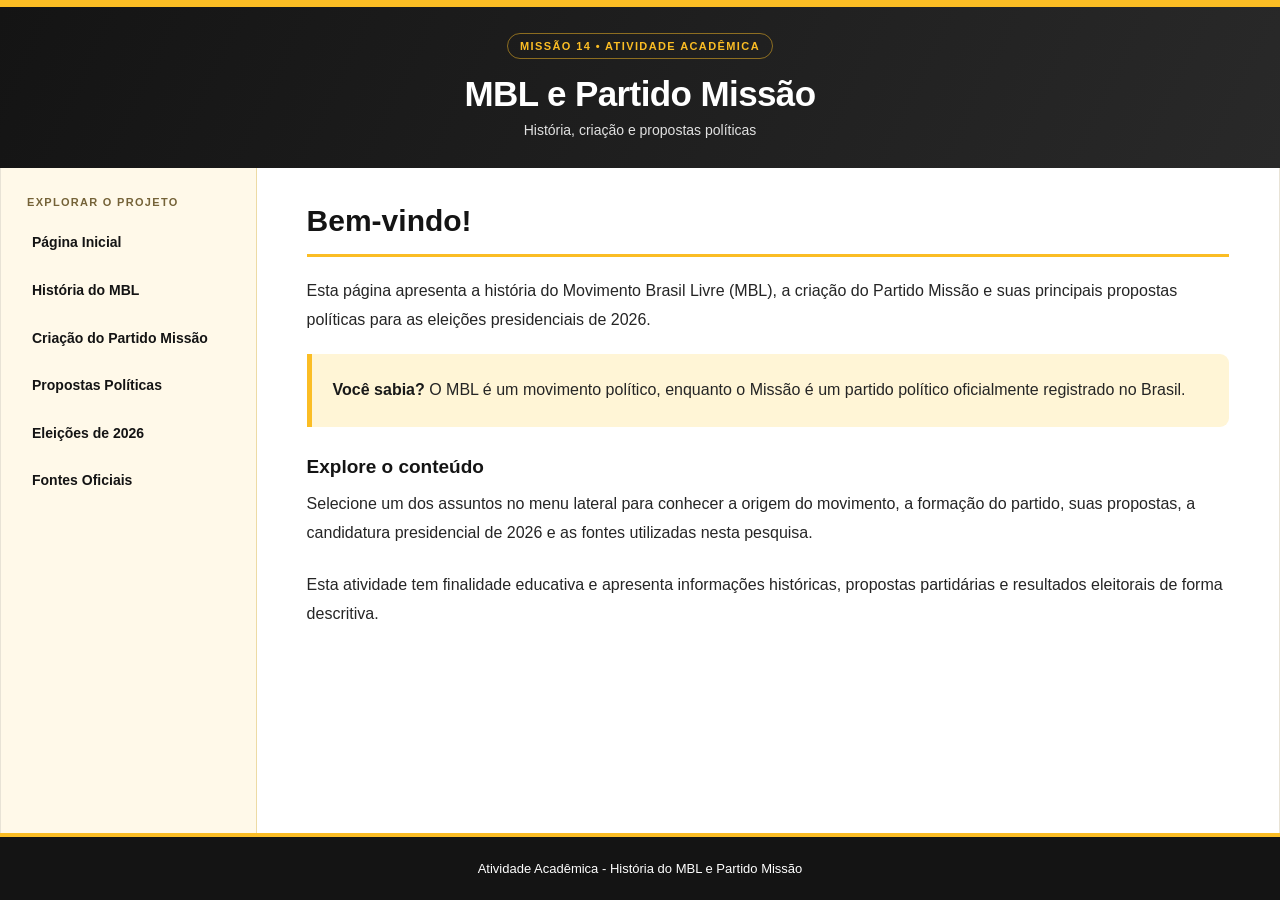
<file: html/index.html>
<!DOCTYPE html>
<html lang="pt-br">
<head>
    <meta charset="UTF-8">
    <meta name="viewport" content="width=device-width, initial-scale=1.0">
    <meta name="description" content="Atividade acadêmica sobre o MBL e o Partido Missão.">
    <title>MBL e Partido Missão - Página Inicial</title>
    <link rel="stylesheet" href="../css/style.css">
</head>
<body>
    <!-- Identidade visual do Partido Missão; CSS externo no arquivo ../css/style.css. -->
    <header id="header">
        <h1>MBL e Partido Missão</h1>
        <p>História, criação e propostas políticas</p>
    </header>
    <div id="container">
        <!-- Menu presente em cada página: cada link abre um arquivo HTML. -->
        <nav id="menu" aria-label="Menu principal">
            <ul>
                <li><a href="index.html">Página Inicial</a></li>
                <li><a href="pagina1.html">História do MBL</a></li>
                <li><a href="pagina2.html">Criação do Partido Missão</a></li>
                <li><a href="pagina3.html">Propostas Políticas</a></li>
                <li><a href="pagina4.html">Eleições de 2026</a></li>
                <li><a href="pagina5.html">Fontes Oficiais</a></li>
            
            </ul>
        
        </nav>
        
        <main id="main">
            <h2>Bem-vindo!</h2>
            <p>Esta página apresenta a história do Movimento Brasil Livre (MBL),
               a criação do Partido Missão e suas principais propostas políticas
               para as eleições presidenciais de 2026.</p>
            <div class="destaque">
                <p><strong>Você sabia?</strong> O MBL é um movimento político,
                   enquanto o Missão é um partido político oficialmente registrado no Brasil.</p>
            </div>
            <h3>Explore o conteúdo</h3>
            <p>Selecione um dos assuntos no menu lateral para conhecer a origem
               do movimento, a formação do partido, suas propostas, a candidatura
               presidencial de 2026 e as fontes utilizadas nesta pesquisa.</p>
            <p>Esta atividade tem finalidade educativa e apresenta informações históricas,
               propostas partidárias e resultados eleitorais de forma descritiva.</p>
        </main>
    </div>
    <footer id="footer"><p>Atividade Acadêmica - História do MBL e Partido Missão</p></footer>
</body>
</html>
</file>
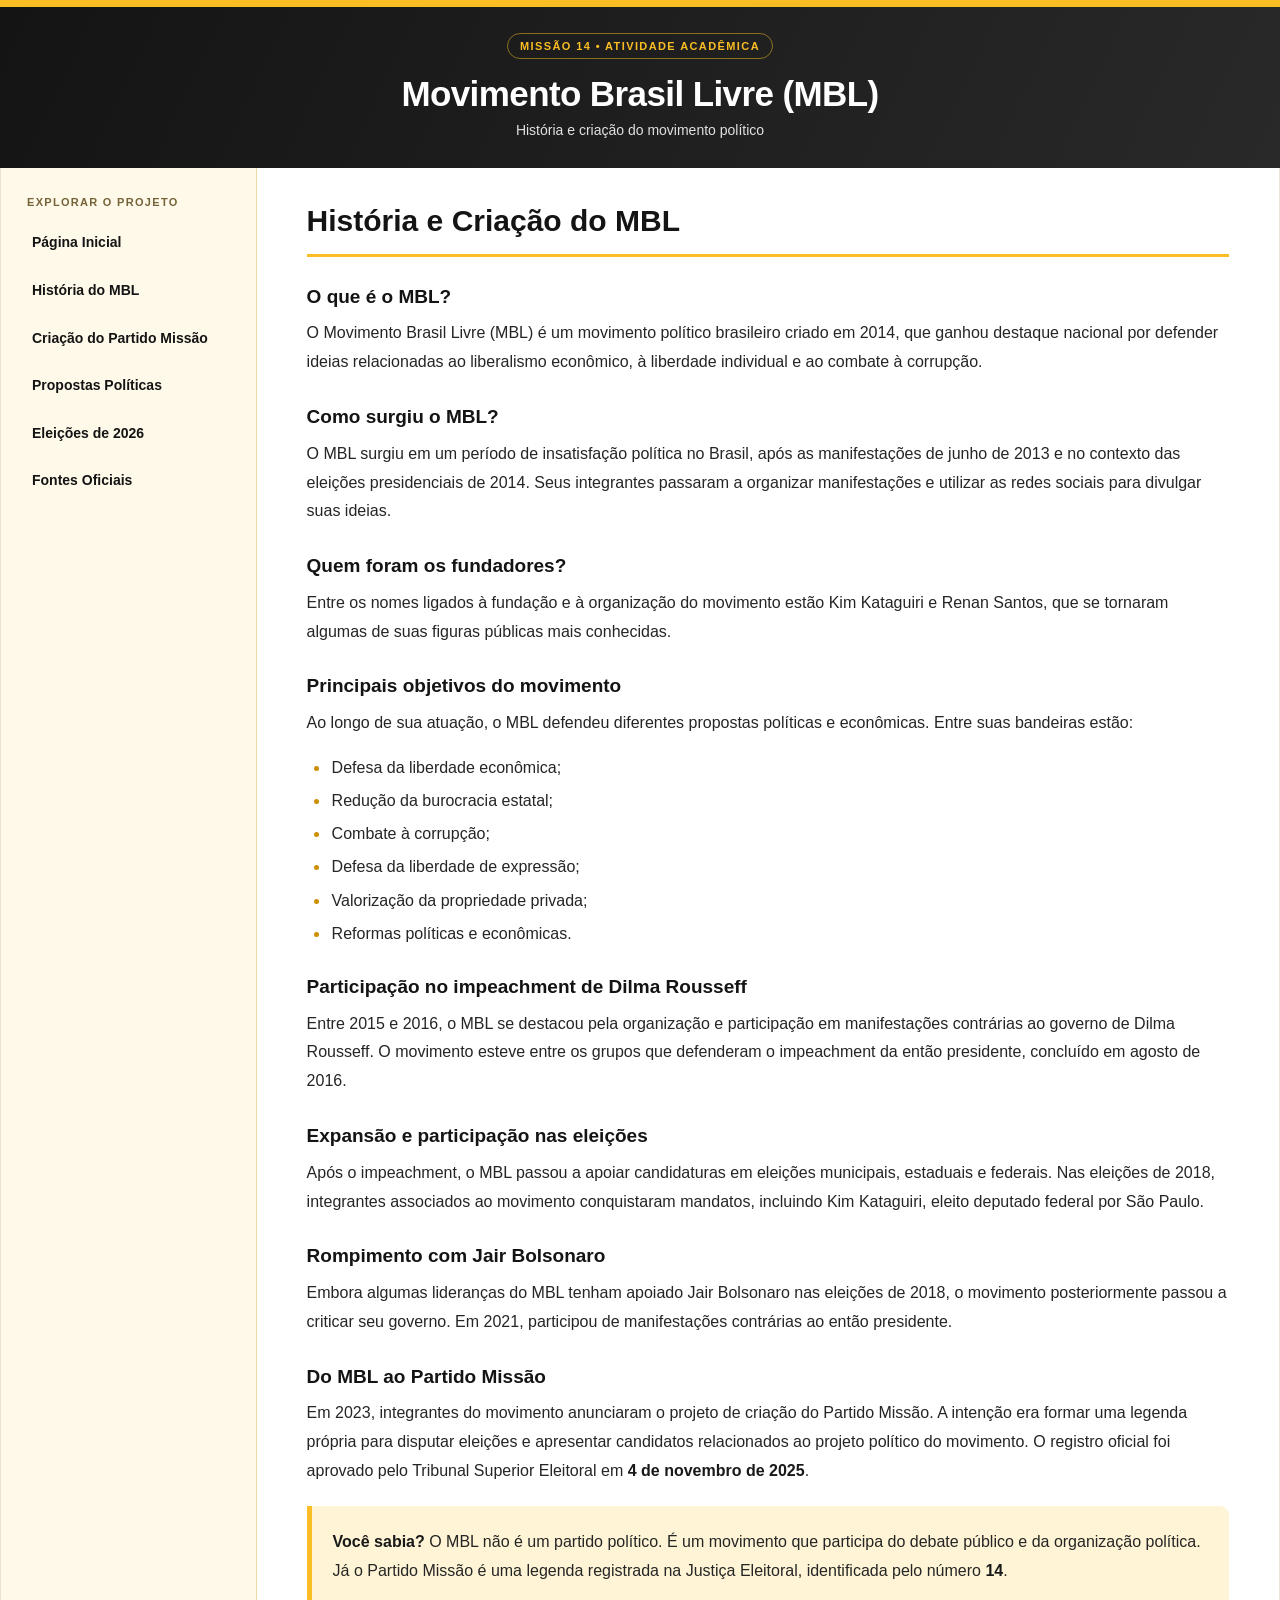
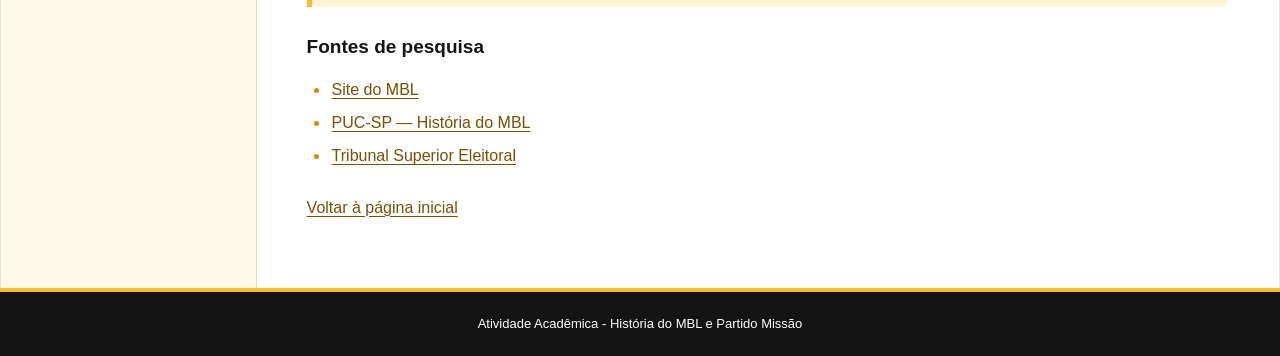
<file: html/pagina1.html>
<!DOCTYPE html>
<html lang="pt-br">
<head>
    <meta charset="UTF-8">
    <meta name="viewport" content="width=device-width, initial-scale=1.0">
    <meta name="description" content="História do Movimento Brasil Livre, fundação e atuação na política brasileira.">
    <title>História e Criação do MBL</title>
    <link rel="stylesheet" href="../css/style.css">
</head>
<body>
    <header id="header">
        <h1>Movimento Brasil Livre (MBL)</h1>
        <p>História e criação do movimento político</p>
    </header>
    <div id="container">
        <nav id="menu" aria-label="Menu principal">
            <ul>
                <li><a href="index.html">Página Inicial</a></li>
                <li><a href="pagina1.html">História do MBL</a></li>
                <li><a href="pagina2.html">Criação do Partido Missão</a></li>
                <li><a href="pagina3.html">Propostas Políticas</a></li>
                <li><a href="pagina4.html">Eleições de 2026</a></li>
                <li><a href="pagina5.html">Fontes Oficiais</a></li>
           
            </ul>
        
        </nav>
        <main id="main">
            <h2>História e Criação do MBL</h2>
            <h3>O que é o MBL?</h3>
            <p>O Movimento Brasil Livre (MBL) é um movimento político brasileiro
               criado em 2014, que ganhou destaque nacional por defender ideias
               relacionadas ao liberalismo econômico, à liberdade individual
               e ao combate à corrupção.</p>
            <h3>Como surgiu o MBL?</h3>
            <p>O MBL surgiu em um período de insatisfação política no Brasil,
               após as manifestações de junho de 2013 e no contexto das eleições
               presidenciais de 2014. Seus integrantes passaram a organizar
               manifestações e utilizar as redes sociais para divulgar suas ideias.</p>
            <h3>Quem foram os fundadores?</h3>
            <p>Entre os nomes ligados à fundação e à organização do movimento estão
               Kim Kataguiri e Renan Santos, que se tornaram algumas de suas
               figuras públicas mais conhecidas.</p>
            <h3>Principais objetivos do movimento</h3>
            <p>Ao longo de sua atuação, o MBL defendeu diferentes propostas
               políticas e econômicas. Entre suas bandeiras estão:</p>
            <ul>
                <li>Defesa da liberdade econômica;</li>
                <li>Redução da burocracia estatal;</li>
                <li>Combate à corrupção;</li>
                <li>Defesa da liberdade de expressão;</li>
                <li>Valorização da propriedade privada;</li>
                <li>Reformas políticas e econômicas.</li>
            </ul>
            <h3>Participação no impeachment de Dilma Rousseff</h3>
            <p>Entre 2015 e 2016, o MBL se destacou pela organização e participação
               em manifestações contrárias ao governo de Dilma Rousseff.
               O movimento esteve entre os grupos que defenderam o impeachment
               da então presidente, concluído em agosto de 2016.</p>
            <h3>Expansão e participação nas eleições</h3>
            <p>Após o impeachment, o MBL passou a apoiar candidaturas em eleições
               municipais, estaduais e federais. Nas eleições de 2018, integrantes
               associados ao movimento conquistaram mandatos, incluindo
               Kim Kataguiri, eleito deputado federal por São Paulo.</p>
            <h3>Rompimento com Jair Bolsonaro</h3>
            <p>Embora algumas lideranças do MBL tenham apoiado Jair Bolsonaro
               nas eleições de 2018, o movimento posteriormente passou a
               criticar seu governo. Em 2021, participou de manifestações
               contrárias ao então presidente.</p>
            <h3>Do MBL ao Partido Missão</h3>
            <p>Em 2023, integrantes do movimento anunciaram o projeto de criação
               do Partido Missão. A intenção era formar uma legenda própria para
               disputar eleições e apresentar candidatos relacionados ao projeto político
               do movimento. O registro oficial foi aprovado pelo Tribunal Superior
               Eleitoral em <strong>4 de novembro de 2025</strong>.</p>
            <div class="destaque">
                <p><strong>Você sabia?</strong> O MBL não é um partido político.
                   É um movimento que participa do debate público e da organização política.
                   Já o Partido Missão é uma legenda registrada na Justiça Eleitoral,
                   identificada pelo número <strong>14</strong>.</p>
            </div>
            <h3>Fontes de pesquisa</h3>
            <ul>
                <li><a href="https://mbl.org.br/" target="_blank" rel="noopener noreferrer">Site do MBL</a></li>
                <li><a href="https://neamp.pucsp.br/organizacoes/movimento-brasil-livre-mbl" target="_blank" rel="noopener noreferrer">PUC-SP — História do MBL</a></li>
                <li><a href="https://www.tse.jus.br/" target="_blank" rel="noopener noreferrer">Tribunal Superior Eleitoral</a></li>
            </ul>
            <p><a href="index.html">Voltar à página inicial</a></p>
        </main>
    </div>
    <footer id="footer"><p>Atividade Acadêmica - História do MBL e Partido Missão</p></footer>
</body>
</html>
</file>
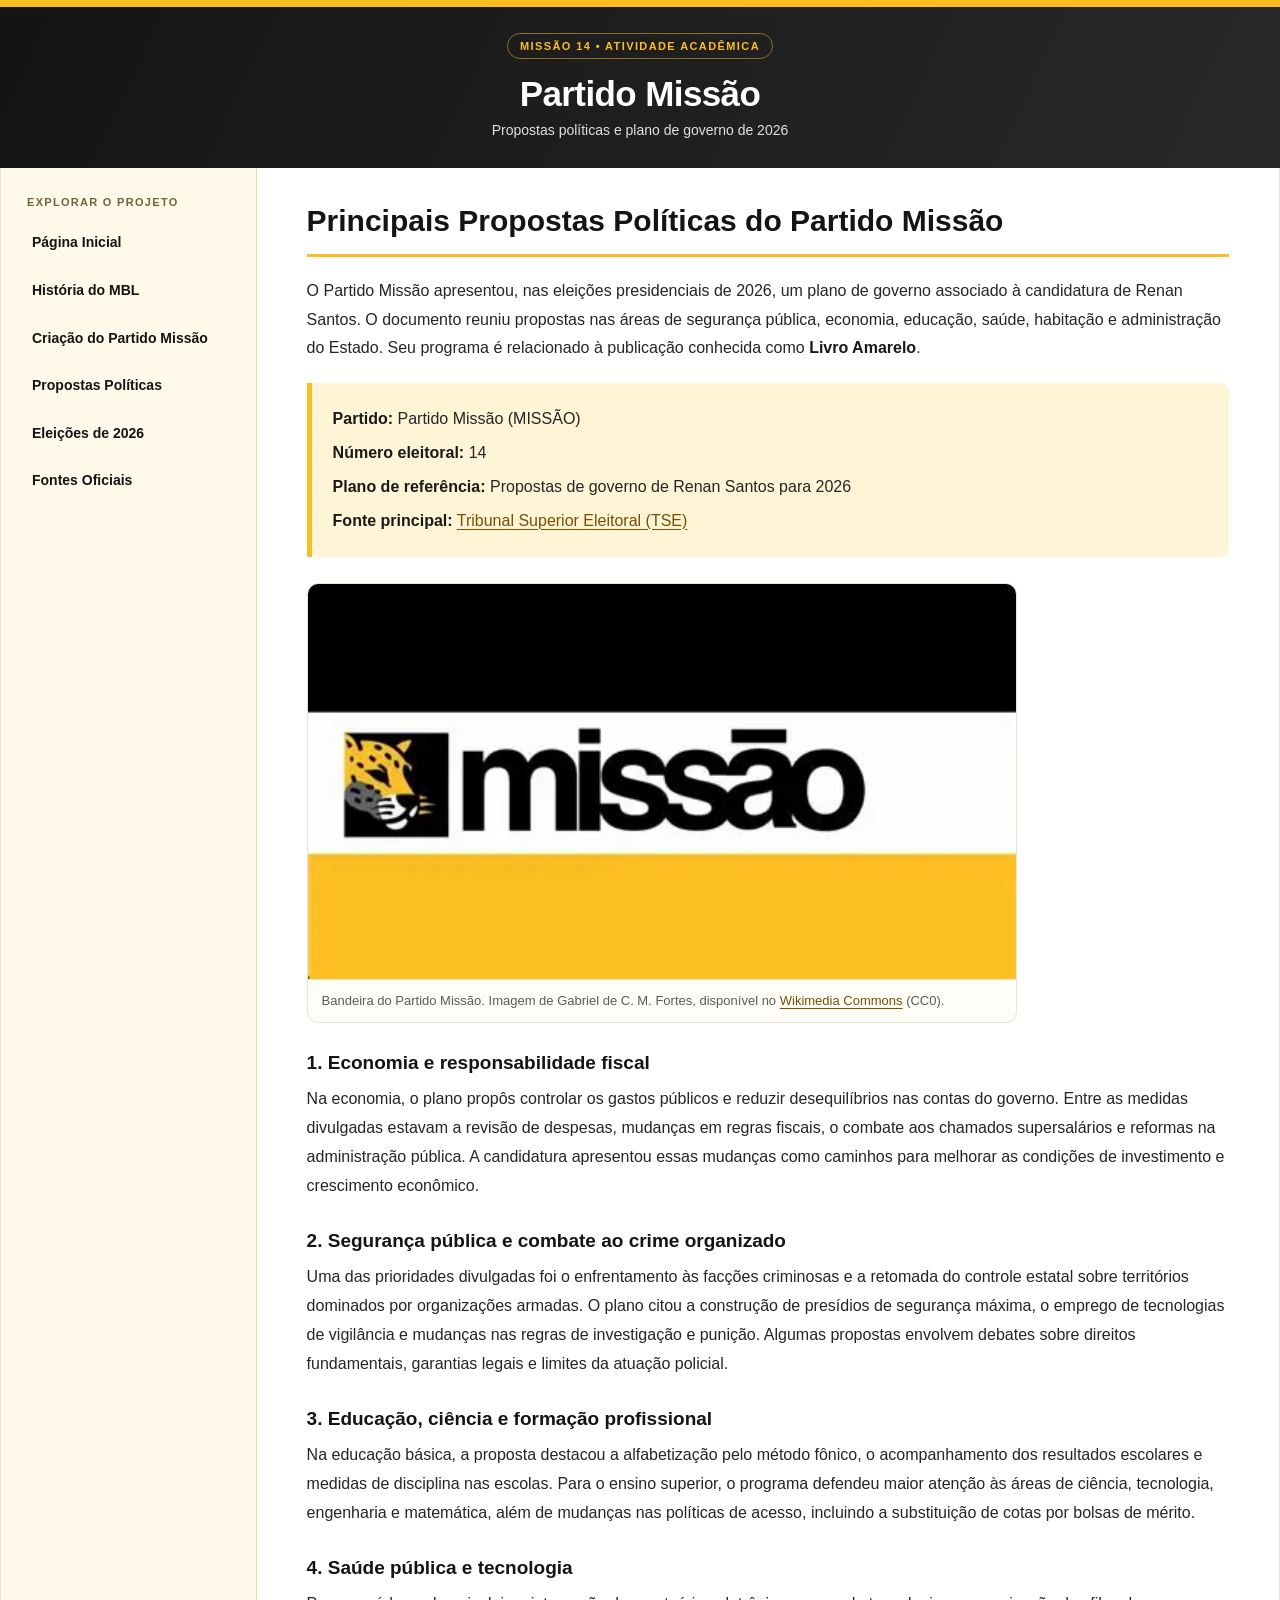
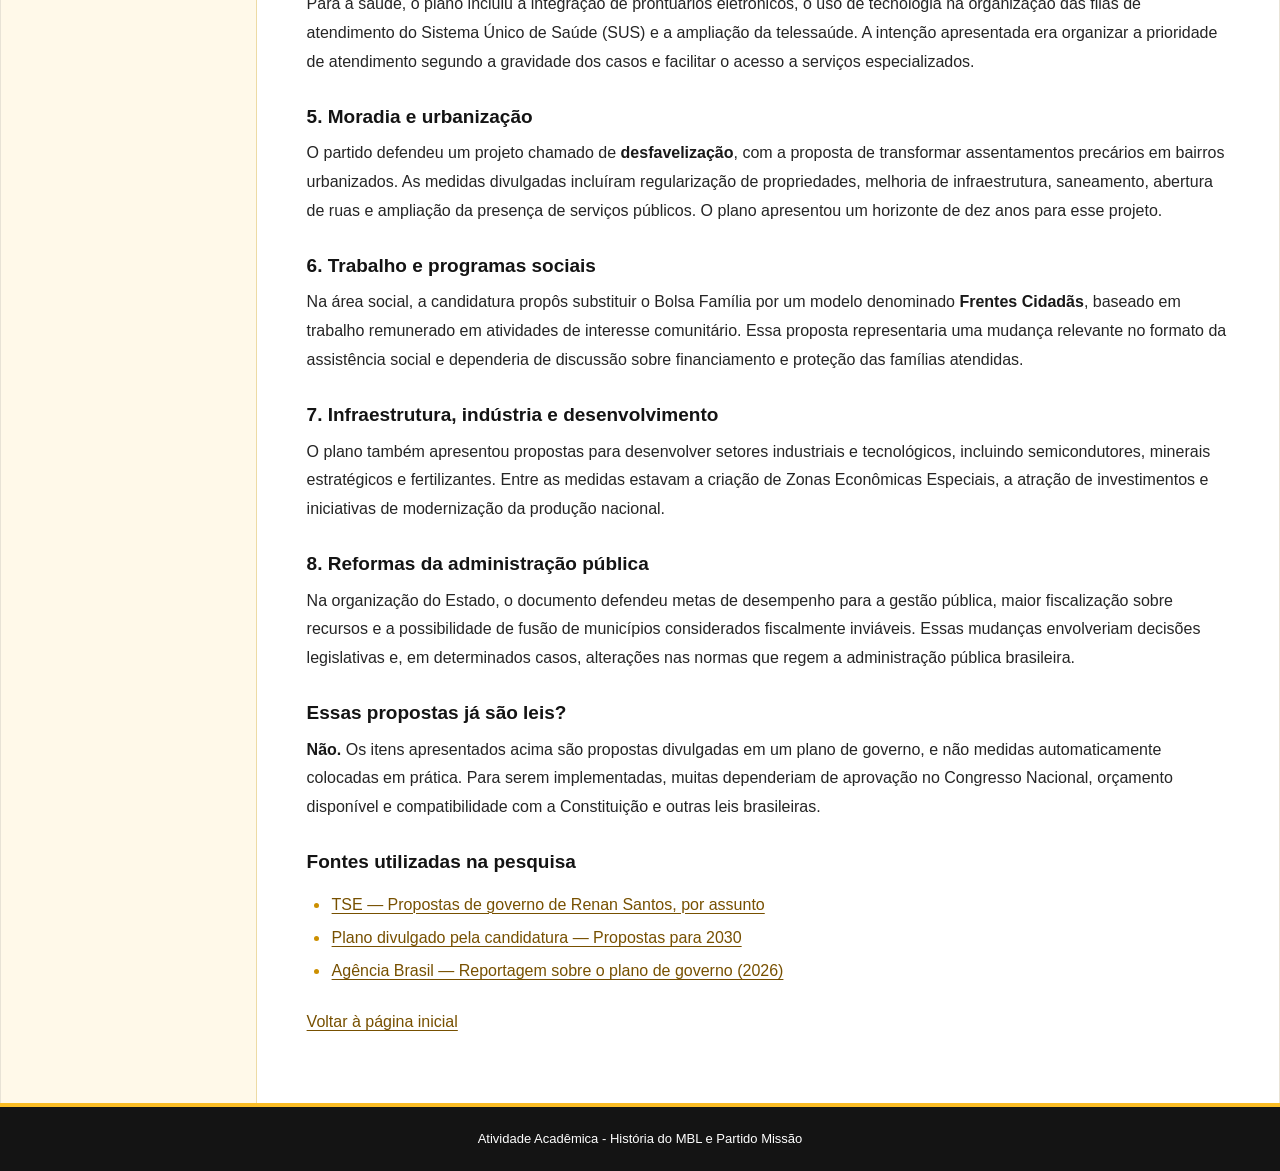
<file: html/pagina3.html>
<!DOCTYPE html>
<html lang="pt-br">
<head>
    <meta charset="utf-8"/>
    <meta content="width=device-width, initial-scale=1.0" name="viewport"/>
    <meta content="Resumo informativo das propostas políticas apresentadas pelo Partido Missão na eleição presidencial de 2026." name="description"/>
    <title>Propostas Políticas - Partido Missão</title>
    <link rel="stylesheet" href="../css/style.css">
</head>
<body>
<!-- Cabeçalho da terceira página -->
<div id="header">
<h1>Partido Missão</h1>
<p>Propostas políticas e plano de governo de 2026</p>
</div>
<div id="container">
<!-- Mesmo menu presente nas outras páginas do trabalho -->
<nav aria-label="Menu principal" id="menu">
<ul>
<li><a href="index.html">Página Inicial</a></li>
<li><a href="pagina1.html">História do MBL</a></li>
<li><a href="pagina2.html">Criação do Partido Missão</a></li>
<li><a href="pagina3.html">Propostas Políticas</a></li>
<li><a href="pagina4.html">Eleições de 2026</a></li>
<li><a href="pagina5.html">Fontes Oficiais</a></li>
    
</ul>

</nav>
<!-- Texto informativo sobre as propostas registradas em 2026 -->
<div id="main">
<h2>Principais Propostas Políticas do Partido Missão</h2>
<p>
                O Partido Missão apresentou, nas eleições presidenciais de 2026,
                um plano de governo associado à candidatura de Renan Santos.
                O documento reuniu propostas nas áreas de segurança pública,
                economia, educação, saúde, habitação e administração do Estado.
                Seu programa é relacionado à publicação conhecida como
                <strong>Livro Amarelo</strong>.
            </p>
<div class="destaque">
<p><strong>Partido:</strong> Partido Missão (MISSÃO)</p>
<p><strong>Número eleitoral:</strong> 14</p>
<p><strong>Plano de referência:</strong> Propostas de governo de Renan Santos para 2026</p>
<p><strong>Fonte principal:</strong>
<a href="https://www.tse.jus.br/eleicoes/eleicoes-2026-content/propostas-de-governo-dos-candidatos-ao-cargo-de-presidente-da-republica-eleicoes-2026/renan-santos-propostas-de-governo" rel="noopener noreferrer" target="_blank">Tribunal Superior Eleitoral (TSE)</a>
</p>
</div>
<!-- Imagem da bandeira, também utilizada na página 2 -->
<figure>
<img alt="Bandeira do Partido Missão com as cores preto, branco e amarelo e uma onça-pintada" loading="lazy" src="../img/Bandeira Partido Missão.webp"/>
<figcaption>
                    Bandeira do Partido Missão. Imagem de Gabriel de C. M. Fortes,
                    disponível no <a href="https://commons.wikimedia.org/wiki/File:Bandeira_Partido_Miss%C3%A3o.jpg" rel="noopener noreferrer" target="_blank">Wikimedia Commons</a> (CC0).
                </figcaption>
</figure>
<h3>1. Economia e responsabilidade fiscal</h3>
<p>
                Na economia, o plano propôs controlar os gastos públicos e reduzir
                desequilíbrios nas contas do governo. Entre as medidas divulgadas
                estavam a revisão de despesas, mudanças em regras fiscais, o
                combate aos chamados supersalários e reformas na administração
                pública. A candidatura apresentou essas mudanças como caminhos
                para melhorar as condições de investimento e crescimento econômico.
            </p>
<h3>2. Segurança pública e combate ao crime organizado</h3>
<p>
                Uma das prioridades divulgadas foi o enfrentamento às facções
                criminosas e a retomada do controle estatal sobre territórios
                dominados por organizações armadas. O plano citou a construção
                de presídios de segurança máxima, o emprego de tecnologias de
                vigilância e mudanças nas regras de investigação e punição.
                Algumas propostas envolvem debates sobre direitos fundamentais,
                garantias legais e limites da atuação policial.
            </p>
<h3>3. Educação, ciência e formação profissional</h3>
<p>
                Na educação básica, a proposta destacou a alfabetização pelo
                método fônico, o acompanhamento dos resultados escolares e
                medidas de disciplina nas escolas. Para o ensino superior,
                o programa defendeu maior atenção às áreas de ciência, tecnologia,
                engenharia e matemática, além de mudanças nas políticas de
                acesso, incluindo a substituição de cotas por bolsas de mérito.
            </p>
<h3>4. Saúde pública e tecnologia</h3>
<p>
                Para a saúde, o plano incluiu a integração de prontuários
                eletrônicos, o uso de tecnologia na organização das filas
                de atendimento do Sistema Único de Saúde (SUS) e a ampliação
                da telessaúde. A intenção apresentada era organizar a prioridade
                de atendimento segundo a gravidade dos casos e facilitar
                o acesso a serviços especializados.
            </p>
<h3>5. Moradia e urbanização</h3>
<p>
                O partido defendeu um projeto chamado de <strong>desfavelização</strong>,
                com a proposta de transformar assentamentos precários em bairros
                urbanizados. As medidas divulgadas incluíram regularização
                de propriedades, melhoria de infraestrutura, saneamento,
                abertura de ruas e ampliação da presença de serviços públicos.
                O plano apresentou um horizonte de dez anos para esse projeto.
            </p>
<h3>6. Trabalho e programas sociais</h3>
<p>
                Na área social, a candidatura propôs substituir o Bolsa Família
                por um modelo denominado <strong>Frentes Cidadãs</strong>,
                baseado em trabalho remunerado em atividades de interesse
                comunitário. Essa proposta representaria uma mudança relevante
                no formato da assistência social e dependeria de discussão
                sobre financiamento e proteção das famílias atendidas.
            </p>
<h3>7. Infraestrutura, indústria e desenvolvimento</h3>
<p>
                O plano também apresentou propostas para desenvolver setores
                industriais e tecnológicos, incluindo semicondutores,
                minerais estratégicos e fertilizantes. Entre as medidas estavam
                a criação de Zonas Econômicas Especiais, a atração de investimentos
                e iniciativas de modernização da produção nacional.
            </p>
<h3>8. Reformas da administração pública</h3>
<p>
                Na organização do Estado, o documento defendeu metas de
                desempenho para a gestão pública, maior fiscalização sobre
                recursos e a possibilidade de fusão de municípios considerados
                fiscalmente inviáveis. Essas mudanças envolveriam decisões
                legislativas e, em determinados casos, alterações nas normas
                que regem a administração pública brasileira.
            </p>
<h3>Essas propostas já são leis?</h3>
<p>
<strong>Não.</strong> Os itens apresentados acima são propostas
                divulgadas em um plano de governo, e não medidas automaticamente
                colocadas em prática. Para serem implementadas, muitas dependeriam
                de aprovação no Congresso Nacional, orçamento disponível e
                compatibilidade com a Constituição e outras leis brasileiras.
            </p>
<h3>Fontes utilizadas na pesquisa</h3>
<ul>
<li>
<a href="https://www.tse.jus.br/eleicoes/eleicoes-2026-content/propostas-de-governo-dos-candidatos-ao-cargo-de-presidente-da-republica-eleicoes-2026/renan-santos-propostas-de-governo" rel="noopener noreferrer" target="_blank">
                        TSE — Propostas de governo de Renan Santos, por assunto
                    </a>
</li>
<li>
<a href="https://www.renanpresidente.com.br/propostas" rel="noopener noreferrer" target="_blank">
                        Plano divulgado pela candidatura — Propostas para 2030
                    </a>
</li>
<li>
<a href="https://agenciabrasil.ebc.com.br/radioagencia-nacional/geral/audio/2026-08/plano-de-renan-santos-prioriza-seguranca-e-corte-de-gastos" rel="noopener noreferrer" target="_blank">
                        Agência Brasil — Reportagem sobre o plano de governo (2026)
                    </a>
</li>
</ul>
<p><a href="index.html">Voltar à página inicial</a></p>
</div>
</div>
<!-- Rodapé igual ao das outras páginas -->
<div id="footer">
<p>Atividade Acadêmica - História do MBL e Partido Missão</p>
</div>
</body>
</html>
</file>
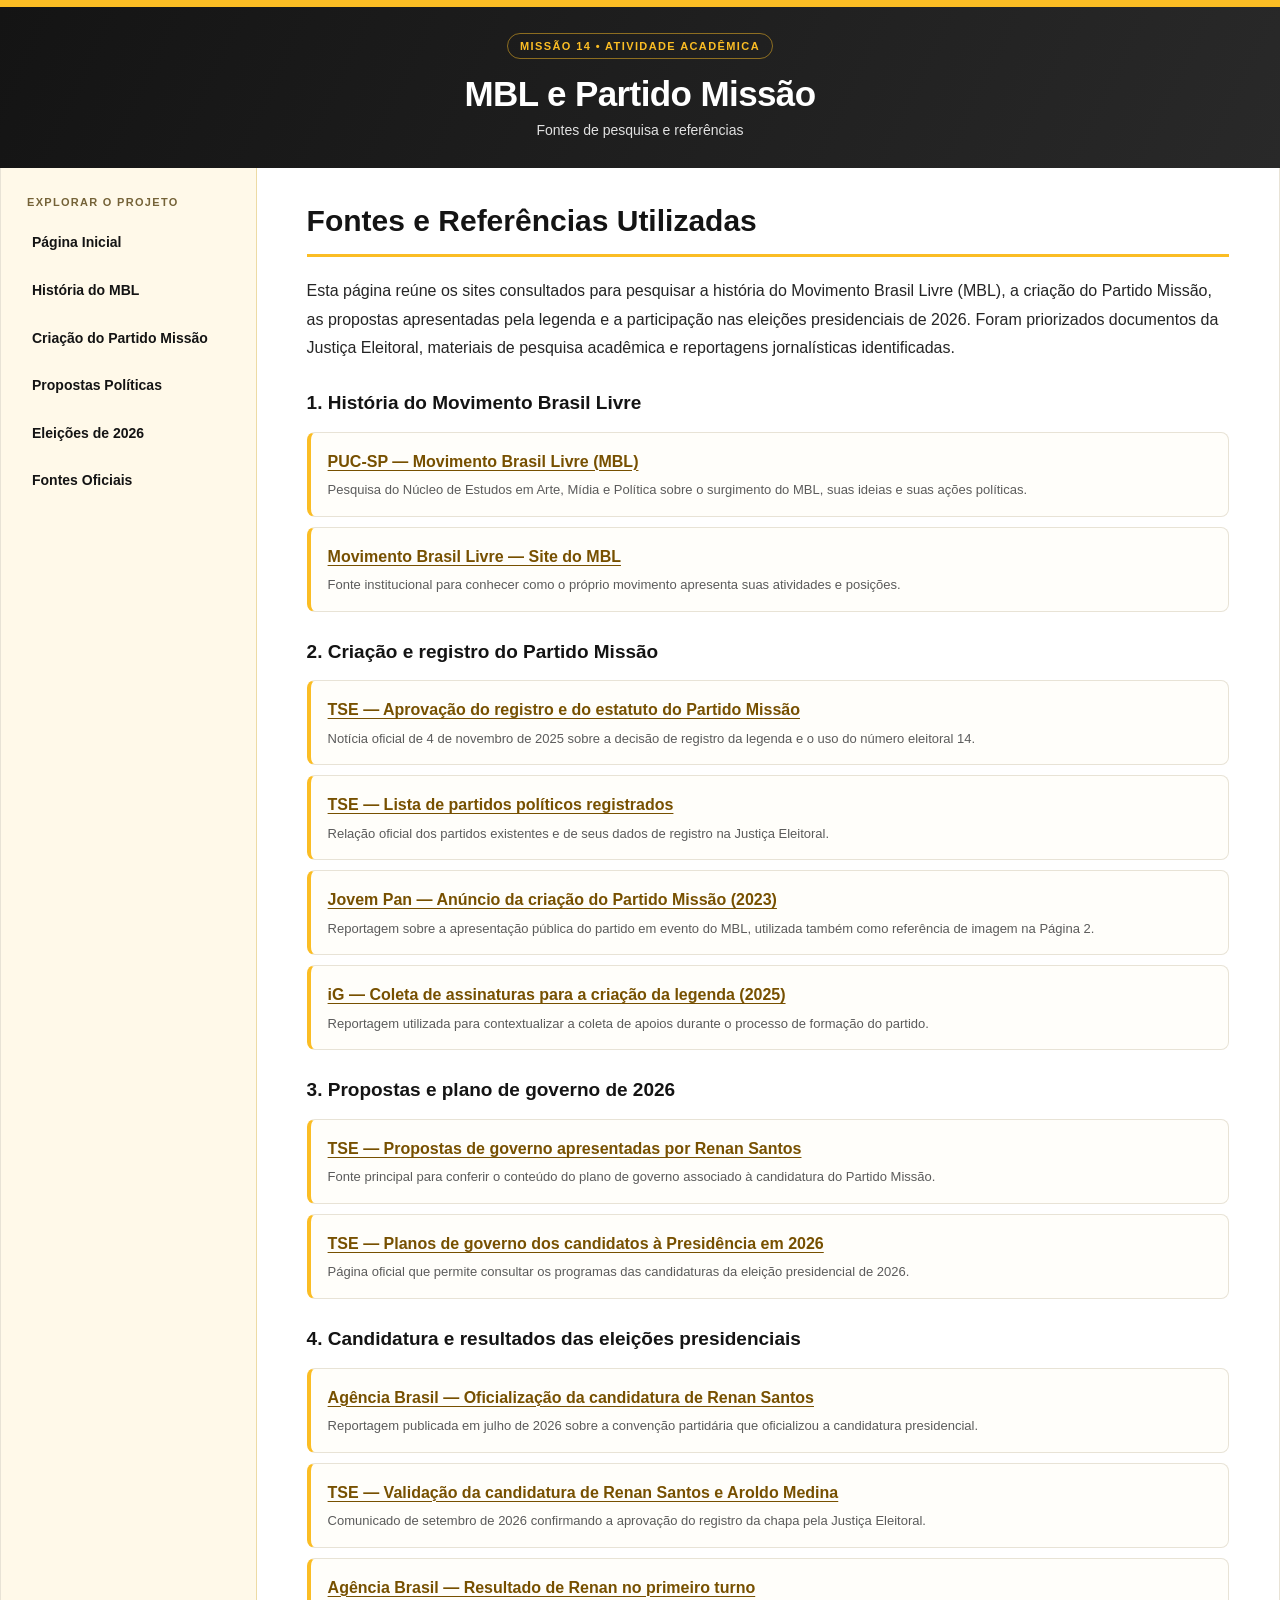
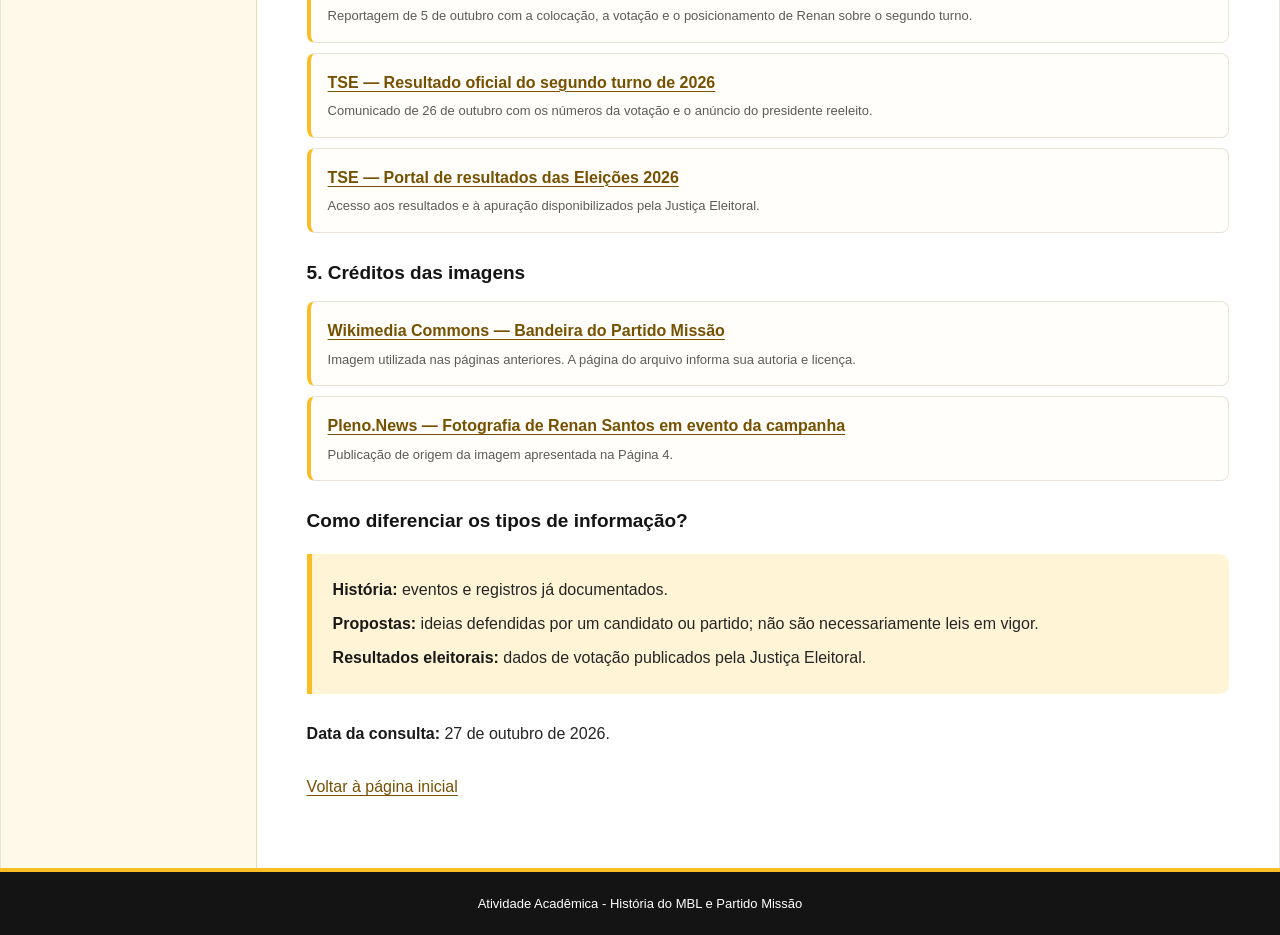
<file: html/pagina5.html>
<!DOCTYPE html>
<html lang="pt-br">
<head>
    <meta charset="utf-8"/>
    <meta content="width=device-width, initial-scale=1.0" name="viewport"/>
    <meta content="Fontes oficiais e referências sobre o MBL, o Partido Missão, suas propostas e as eleições de 2026." name="description"/>
    <title>Fontes de Pesquisa - MBL e Partido Missão</title>
    <link rel="stylesheet" href="../css/style.css">
</head>
<body>
<!-- Cabeçalho da quinta página -->
<div id="header">
<h1>MBL e Partido Missão</h1>
<p>Fontes de pesquisa e referências</p>
</div>
<div id="container">
<!-- Navegação compartilhada com as páginas 1, 2, 3 e 4 -->
<nav aria-label="Menu principal" id="menu">
<ul>
<li><a href="index.html">Página Inicial</a></li>
<li><a href="pagina1.html">História do MBL</a></li>
<li><a href="pagina2.html">Criação do Partido Missão</a></li>
<li><a href="pagina3.html">Propostas Políticas</a></li>
<li><a href="pagina4.html">Eleições de 2026</a></li>
<li><a href="pagina5.html">Fontes Oficiais</a></li>
    
</ul>
</nav>
<!-- Lista de fontes e explicação da metodologia -->
<main id="main">
<h2>Fontes e Referências Utilizadas</h2>
<p>
                Esta página reúne os sites consultados para pesquisar a história
                do Movimento Brasil Livre (MBL), a criação do Partido Missão,
                as propostas apresentadas pela legenda e a participação nas
                eleições presidenciais de 2026. Foram priorizados documentos
                da Justiça Eleitoral, materiais de pesquisa acadêmica e
                reportagens jornalísticas identificadas.
            </p>
<h3>1. História do Movimento Brasil Livre</h3>
<ul class="referencias">
<li>
<a href="https://neamp.pucsp.br/organizacoes/movimento-brasil-livre-mbl" rel="noopener noreferrer" target="_blank">
                        PUC-SP — Movimento Brasil Livre (MBL)
                    </a>
<small>
                        Pesquisa do Núcleo de Estudos em Arte, Mídia e Política
                        sobre o surgimento do MBL, suas ideias e suas ações políticas.
                    </small>
</li>
<li>
<a href="https://mbl.org.br/" rel="noopener noreferrer" target="_blank">
                        Movimento Brasil Livre — Site do MBL
                    </a>
<small>
                        Fonte institucional para conhecer como o próprio
                        movimento apresenta suas atividades e posições.
                    </small>
</li>
</ul>
<h3>2. Criação e registro do Partido Missão</h3>
<ul class="referencias">
<li>
<a href="https://www.tse.jus.br/comunicacao/noticias/2025/Novembro/tse-aprova-registro-e-homologa-estatuto-do-partido-missao" rel="noopener noreferrer" target="_blank">
                        TSE — Aprovação do registro e do estatuto do Partido Missão
                    </a>
<small>
                        Notícia oficial de 4 de novembro de 2025 sobre a decisão
                        de registro da legenda e o uso do número eleitoral 14.
                    </small>
</li>
<li>
<a href="https://www.tse.jus.br/partidos/partidos-registrados-no-tse" rel="noopener noreferrer" target="_blank">
                        TSE — Lista de partidos políticos registrados
                    </a>
<small>
                        Relação oficial dos partidos existentes e de seus dados
                        de registro na Justiça Eleitoral.
                    </small>
</li>
<li>
<a href="https://jovempan.com.br/noticias/mbl-anuncia-criacao-de-novo-partido-politico-chamado-missao/" rel="noopener noreferrer" target="_blank">
                        Jovem Pan — Anúncio da criação do Partido Missão (2023)
                    </a>
<small>
                        Reportagem sobre a apresentação pública do partido em evento
                        do MBL, utilizada também como referência de imagem na Página 2.
                    </small>
</li>
<li>
<a href="https://ultimosegundo.ig.com.br/politica/2025-06-26/mbl-consegue-assinatura-para-fazer-partido-politico-missao.html" rel="noopener noreferrer" target="_blank">
                        iG — Coleta de assinaturas para a criação da legenda (2025)
                    </a>
<small>
                        Reportagem utilizada para contextualizar a coleta de apoios
                        durante o processo de formação do partido.
                    </small>
</li>
</ul>
<h3>3. Propostas e plano de governo de 2026</h3>
<ul class="referencias">
<li>
<a href="https://www.tse.jus.br/eleicoes/eleicoes-2026-content/propostas-de-governo-dos-candidatos-ao-cargo-de-presidente-da-republica-eleicoes-2026/renan-santos-propostas-de-governo" rel="noopener noreferrer" target="_blank">
                        TSE — Propostas de governo apresentadas por Renan Santos
                    </a>
<small>
                        Fonte principal para conferir o conteúdo do plano de governo
                        associado à candidatura do Partido Missão.
                    </small>
</li>
<li>
<a href="https://www.tse.jus.br/eleicoes/eleicoes-2026-content/propostas-de-governo-dos-candidatos-ao-cargo-de-presidente-da-republica-eleicoes-2026" rel="noopener noreferrer" target="_blank">
                        TSE — Planos de governo dos candidatos à Presidência em 2026
                    </a>
<small>
                        Página oficial que permite consultar os programas das
                        candidaturas da eleição presidencial de 2026.
                    </small>
</li>
</ul>
<h3>4. Candidatura e resultados das eleições presidenciais</h3>
<ul class="referencias">
<li>
<a href="https://agenciabrasil.ebc.com.br/politica/noticia/2026-07/partido-missao-oficializa-renan-santos-como-candidato-presidencia" rel="noopener noreferrer" target="_blank">
                        Agência Brasil — Oficialização da candidatura de Renan Santos
                    </a>
<small>
                        Reportagem publicada em julho de 2026 sobre a convenção
                        partidária que oficializou a candidatura presidencial.
                    </small>
</li>
<li>
<a href="https://www.tse.jus.br/comunicacao/noticias/2026/Setembro/tse-valida-mais-tres-registros-de-candidatura-a-presidencia-da-republica" rel="noopener noreferrer" target="_blank">
                        TSE — Validação da candidatura de Renan Santos e Aroldo Medina
                    </a>
<small>
                        Comunicado de setembro de 2026 confirmando a aprovação
                        do registro da chapa pela Justiça Eleitoral.
                    </small>
</li>
<li>
<a href="https://agenciabrasil.ebc.com.br/politica/noticia/2026-10/renan-descarta-apoio-no-2o-turno-psd-de-caiado-libera-bases-estaduais" rel="noopener noreferrer" target="_blank">
                        Agência Brasil — Resultado de Renan no primeiro turno
                    </a>
<small>
                        Reportagem de 5 de outubro com a colocação, a votação
                        e o posicionamento de Renan sobre o segundo turno.
                    </small>
</li>
<li>
<a href="https://www.tse.jus.br/comunicacao/noticias/2026/Outubro/presidente-do-tse-anuncia-reeleicao-de-lula-e-faz-balanco-do-2o-turno-das-eleicoes-2026" rel="noopener noreferrer" target="_blank">
                        TSE — Resultado oficial do segundo turno de 2026
                    </a>
<small>
                        Comunicado de 26 de outubro com os números da votação
                        e o anúncio do presidente reeleito.
                    </small>
</li>
<li>
<a href="https://www.tse.jus.br/eleicoes/eleicoes-2026-content/divulgacao-dos-resultados-das-eleicoes-2026" rel="noopener noreferrer" target="_blank">
                        TSE — Portal de resultados das Eleições 2026
                    </a>
<small>
                        Acesso aos resultados e à apuração disponibilizados
                        pela Justiça Eleitoral.
                    </small>
</li>
</ul>
<h3>5. Créditos das imagens</h3>
<ul class="referencias">
<li>
<a href="https://commons.wikimedia.org/wiki/File:Bandeira_Partido_Miss%C3%A3o.jpg" rel="noopener noreferrer" target="_blank">
                        Wikimedia Commons — Bandeira do Partido Missão
                    </a>
<small>
                        Imagem utilizada nas páginas anteriores. A página do
                        arquivo informa sua autoria e licença.
                    </small>
</li>
<li>
<a href="https://pleno.news/brasil/eleicoes-2026/missao-lanca-candidatura-de-renan-santos-a-presidencia.html" rel="noopener noreferrer" target="_blank">
                        Pleno.News — Fotografia de Renan Santos em evento da campanha
                    </a>
<small>
                        Publicação de origem da imagem apresentada na Página 4.
                    </small>
</li>
</ul>
<h3>Como diferenciar os tipos de informação?</h3>
<div class="destaque">
<p><strong>História:</strong> eventos e registros já documentados.</p>
<p><strong>Propostas:</strong> ideias defendidas por um candidato ou partido; não são necessariamente leis em vigor.</p>
<p><strong>Resultados eleitorais:</strong> dados de votação publicados pela Justiça Eleitoral.</p>
</div>
<p><strong>Data da consulta:</strong> 27 de outubro de 2026.</p>
<p><a href="index.html">Voltar à página inicial</a></p>
</main>
</div>
<!-- Rodapé compartilhado pelas páginas da atividade -->
<div id="footer">
<p>Atividade Acadêmica - História do MBL e Partido Missão</p>
</div>
</body>
</html>
</file>
<file: css/style.css>
/* ================================================================
   Atividade acadêmica: MBL e Partido Missão
   CSS externo compartilhado pelas páginas HTML (Aula 09)
   Paleta inspirada nas cores da identidade visual do partido:
     Amarelo: #FBBD24 | Preto: #141414 | Branco: #FFFFFF
   Para mudar as cores desta página, altere as variáveis abaixo.
   ================================================================ */

:root {
    --amarelo: #fbbd24;
    --amarelo-escuro: #cc8f00;
    --preto: #141414;
    --preto-suave: #252525;
    --branco: #ffffff;
    --fundo: #f7f7f4;
    --fundo-menu: #fff9e9;
    --destaque-claro: #fff5d6;
    --texto: #252525;
    --texto-suave: #5b5b5b;
    --borda: #e8e3d6;
    --raio: 14px;
    --sombra: 0 9px 32px rgba(20,20,20,.075);
}

/* 1. Regras básicas e acessibilidade */
* { box-sizing: border-box; }
html { scroll-behavior: smooth; }
body {
    margin: 0;
    padding: 0;
    min-height: 100vh;
    width: 100%;
    display: flex;
    flex-direction: column;
    background: var(--fundo);
    color: var(--texto);
    font-family: Arial, Helvetica, sans-serif;
    font-size: 16px;
    line-height: 1.65;
}
a { color: #775000; text-decoration-thickness: 1px; text-underline-offset: 3px; }
a:hover { color: #3c2900; }
a:focus-visible {
    outline: 3px solid var(--amarelo-escuro);
    outline-offset: 3px;
    border-radius: 3px;
}
::selection { background: var(--amarelo); color: var(--preto); }

/* 2. Cabeçalho: amarelo, preto e branco */
#header {
    width: 100%;
    max-width: none;
    margin: 0;
    padding: 25px 28px 26px;
    border-top: 7px solid var(--amarelo);
    border-radius: 0;
    background: linear-gradient(115deg, var(--preto) 0%, #292929 100%);
    color: var(--branco);
    text-align: center;
}
#header::before {
    content: "MISSÃO 14  •  ATIVIDADE ACADÊMICA";
    display: inline-block;
    padding: 3px 12px;
    margin-bottom: 8px;
    border: 1px solid rgba(251,189,36,.5);
    border-radius: 100px;
    color: var(--amarelo);
    font-size: 11px;
    font-weight: 800;
    letter-spacing: 1.4px;
}
#header h1 {
    margin: 6px 0 4px;
    font-size: clamp(25px, 4vw, 35px);
    line-height: 1.2;
    letter-spacing: -.6px;
}
#header p { margin: 0; color: #e1e1e1; font-size: 14px; }

/* 3. Layout em duas colunas e menu lateral */
#container {
    display: grid;
    grid-template-columns: 20% minmax(0, 1fr);
    flex: 1;
    width: 100%;
    max-width: none;
    min-height: 0;
    margin: 0;
    border-left: 1px solid var(--borda);
    border-right: 1px solid var(--borda);
    background: var(--branco);
    box-shadow: none;
}
#menu {
    padding: 25px 15px 28px;
    border-right: 1px solid #eddba5;
    background: var(--fundo-menu);
}
#menu::before {
    content: "EXPLORAR O PROJETO";
    display: block;
    padding: 0 11px 11px;
    color: #756338;
    font-size: 11px;
    font-weight: 800;
    letter-spacing: 1.3px;
}
#menu ul { list-style: none; margin: 0; padding: 0; }
#menu li { margin: 0 0 6px; }
#menu a {
    display: block;
    padding: 11px 12px;
    border-left: 4px solid transparent;
    border-radius: 7px;
    color: var(--preto);
    text-decoration: none;
    font-size: 14px;
    line-height: 1.4;
    font-weight: 600;
    transition: background-color .15s ease, border-color .15s ease;
}
#menu a:hover { border-color: var(--amarelo); background: #f4e8c1; }
#menu a[aria-current="page"] {
    border-color: var(--amarelo);
    background: var(--amarelo);
    color: var(--preto);
    font-weight: 800;
}

/* 4. Conteúdo principal */
#main {
    min-width: 0;
    padding: 34px clamp(20px, 4vw, 50px) 50px;
    background: var(--branco);
}
#main h2 {
    margin: 0 0 20px;
    padding-bottom: 14px;
    border-bottom: 3px solid var(--amarelo);
    color: var(--preto);
    font-size: clamp(24px, 3vw, 30px);
    line-height: 1.25;
}
#main h3 {
    margin: 28px 0 10px;
    color: var(--preto);
    font-size: 19px;
    line-height: 1.3;
}
#main p { margin: 0 0 16px; line-height: 1.8; text-align: left; }
#main ul, #main ol { padding-left: 23px; }
#main li { padding-left: 2px; margin: 6px 0; line-height: 1.7; }
#main li::marker { color: var(--amarelo-escuro); }
#main strong { color: #191919; }
#main > p:last-child { margin-top: 24px; }

/* 5. Caixas de informação e cartões de fontes */
.destaque {
    max-width: 100%;
    margin: 20px 0 26px;
    padding: 17px 21px;
    border-left: 5px solid var(--amarelo);
    border-radius: 0 9px 9px 0;
    background: var(--destaque-claro);
}
.destaque p { margin: 5px 0 !important; }
.referencias { list-style: none; padding: 0 !important; }
.referencias li {
    padding: 15px 17px !important;
    margin: 10px 0 !important;
    border: 1px solid var(--borda);
    border-left: 4px solid var(--amarelo);
    border-radius: 8px;
    background: #fffefa;
}
.referencias li a { font-weight: 700; }
.referencias small {
    display: block;
    margin-top: 5px;
    color: var(--texto-suave);
    font-size: 13px;
    line-height: 1.6;
}

/* 6. Imagens e legendas (mantém fotos existentes) */
figure {
    max-width: 710px;
    margin: 18px 0 28px;
    overflow: hidden;
    border: 1px solid var(--borda);
    border-radius: 11px;
    background: #fffdf8;
}
figure img {
    display: block;
    width: 100%;
    height: auto;
    max-height: 440px;
    object-fit: contain;
    background: #f5f5f5;
}
figcaption {
    padding: 11px 14px;
    border-top: 1px solid var(--borda);
    color: var(--texto-suave);
    font-size: 13px;
    line-height: 1.55;
}

/* 7. Rodapé compartilhado */
#footer {
    width: 100%;
    max-width: none;
    margin: 0;
    padding: 21px;
    border-top: 4px solid var(--amarelo);
    border-radius: 0;
    background: var(--preto);
    color: var(--branco);
    text-align: center;
    font-size: 13px;
}
#footer p { margin: 0; }

/* 8. Layout desktop: ocupa a largura e a altura disponíveis.
   Sem regras especiais de adaptação para celulares. */
@media (prefers-reduced-motion: reduce) {
    *, *::before, *::after { scroll-behavior: auto !important; transition: none !important; }
}
</file>
